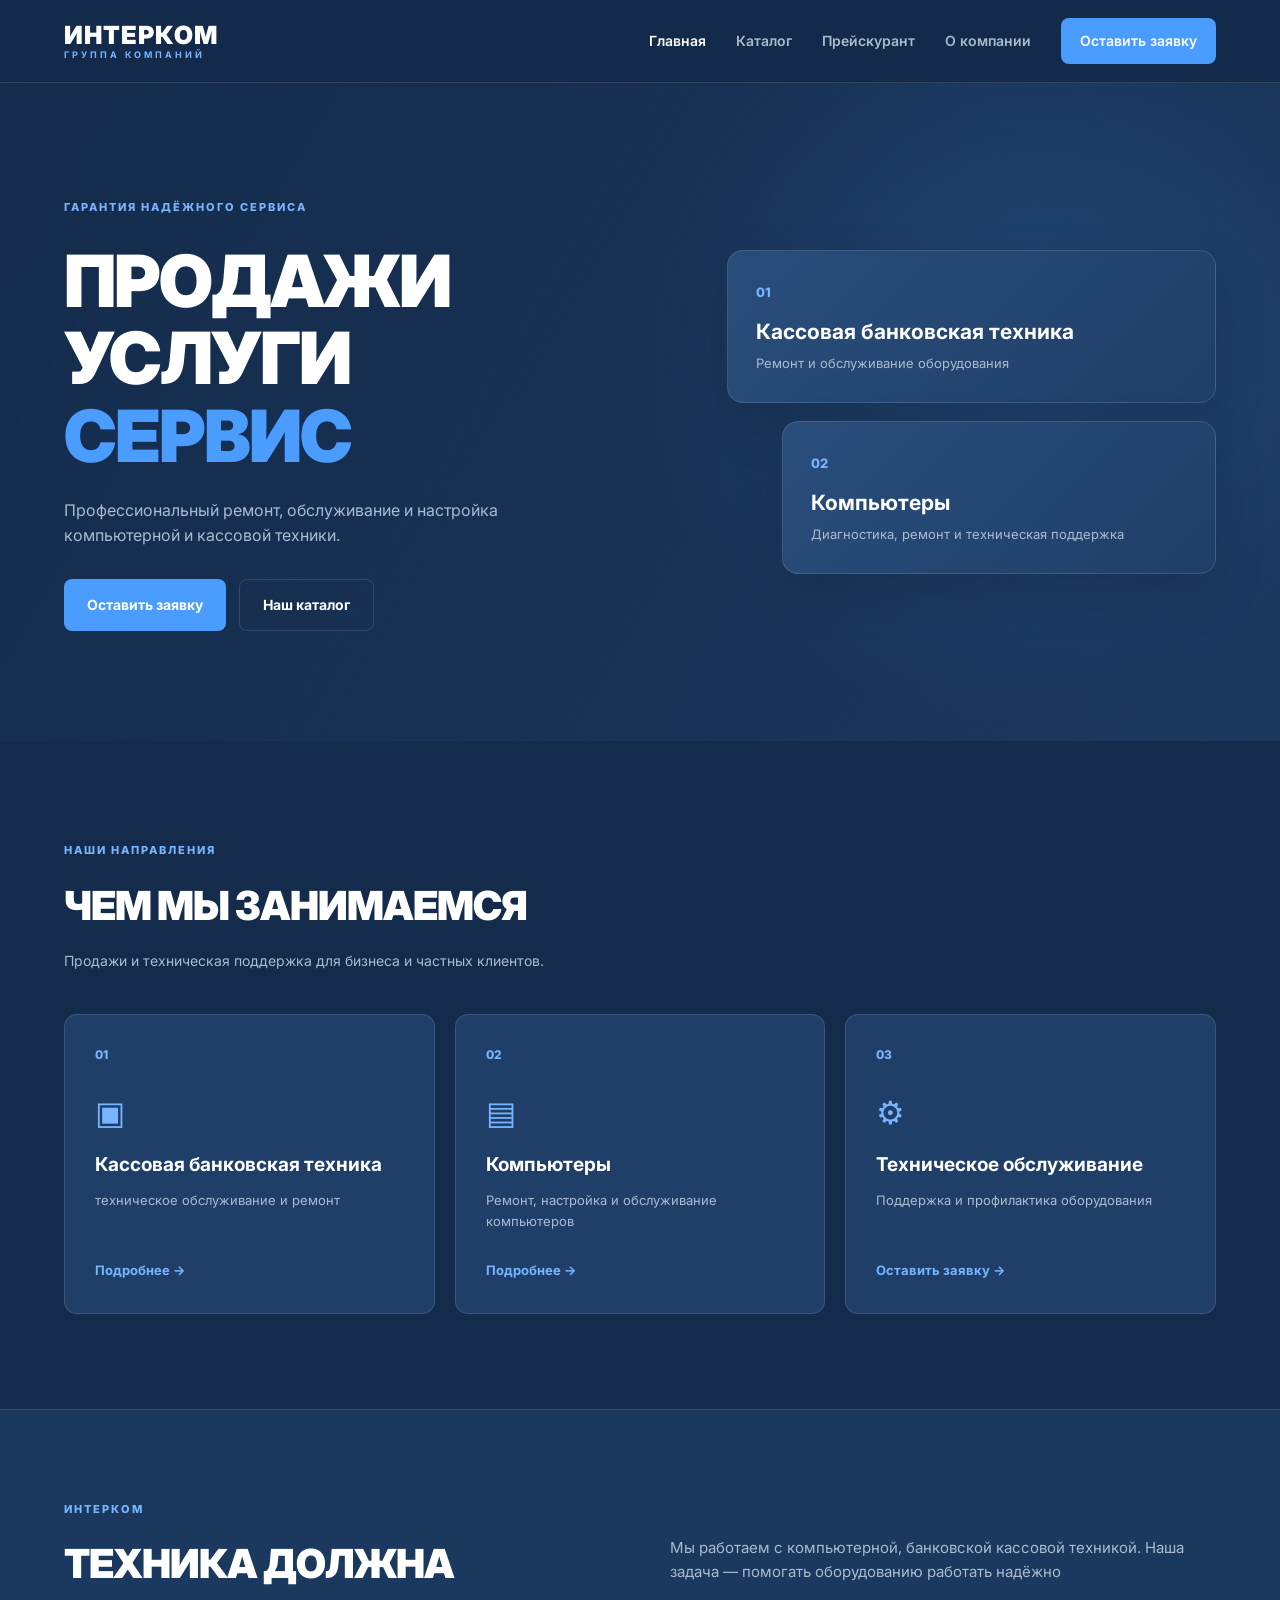
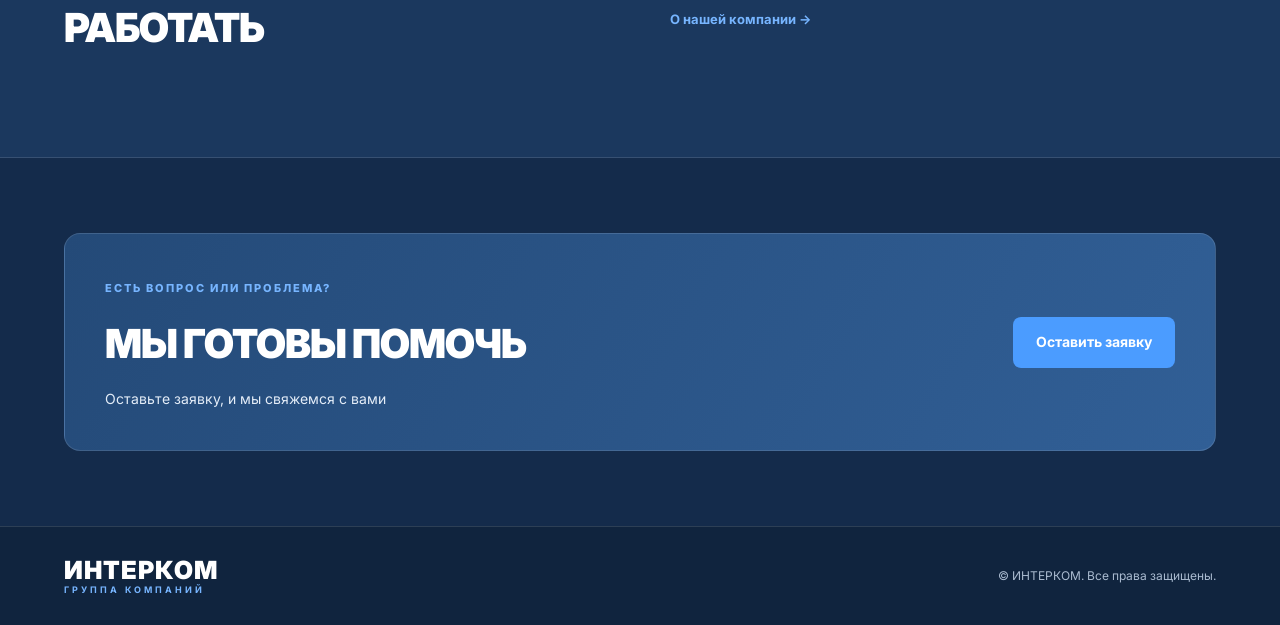
<file: index.html>
<!DOCTYPE html>
<html lang="ru">
<head>
    <meta charset="UTF-8">
    <meta name="viewport" content="width=device-width, initial-scale=1.0">
    <meta name="theme-color" content="#142b4b">
    <title>ИНТЕРКОМ — Группа компаний</title>
    <link rel="stylesheet" href="style.css">
</head>
<body>

<header class="header">
    <div class="container nav-container">
        <a href="index.html" class="logo">
            <span>ИНТЕРКОМ</span>
            <small>ГРУППА КОМПАНИЙ</small>
        </a>

        <nav class="navigation">
            <a href="index.html" class="active">Главная</a>
            <a href="catalog.html">Каталог</a>
            <a href="price.html">Прейскурант</a>
            <a href="about.html">О компании</a>
            <a href="request.html" class="nav-button">Оставить заявку</a>
        </nav>
    </div>
</header>

<main>
    <section class="hero">
        <div class="container hero-content">
            <div class="hero-text">
                <span class="eyebrow">ГАРАНТИЯ НАДЁЖНОГО СЕРВИСА</span>

                <h1>
                    ПРОДАЖИ<br>
                    УСЛУГИ<br>
                    <span>СЕРВИС<span>
                </h1>

                <p>
                    Профессиональный ремонт, обслуживание
                    и настройка компьютерной и кассовой техники.
                </p>

                <div class="hero-buttons">
                    <a href="request.html" class="button primary">
                        Оставить заявку
                    </a>

                    <a href="catalog.html" class="button secondary">
                        Наш каталог
                    </a>
                </div>
            </div>

            <div class="hero-decoration">
                <div class="decoration-card">
                    <span class="decoration-icon">01</span>
                    <h3>Кассовая банковская техника</h3>
                    <p>Ремонт и обслуживание оборудования</p>
                </div>

                <div class="decoration-card second">
                    <span class="decoration-icon">02</span>
                    <h3>Компьютеры</h3>
                    <p>Диагностика, ремонт и техническая поддержка</p>
                </div>
            </div>
        </div>
    </section>

    <section class="section">
        <div class="container">
            <div class="section-heading">
                <span class="eyebrow">НАШИ НАПРАВЛЕНИЯ</span>
                <h2>ЧЕМ МЫ ЗАНИМАЕМСЯ</h2>
                <p>Продажи и техническая поддержка для бизнеса и частных клиентов.</p>
            </div>

            <div class="service-grid">
                <article class="service-card">
                    <div class="service-number">01</div>
                    <div class="service-icon">▣</div>
                    <h3>Кассовая банковская техника</h3>
                    <p>техническое обслуживание и ремонт</p>
                    <a href="catalog.html#cash">Подробнее →</a>
                </article>

                <article class="service-card">
                    <div class="service-number">02</div>
                    <div class="service-icon">▤</div>
                    <h3>Компьютеры</h3>
                    <p>Ремонт, настройка и обслуживание компьютеров</p>
                    <a href="catalog.html#computers">Подробнее →</a>
                </article>

                <article class="service-card">
                    <div class="service-number">03</div>
                    <div class="service-icon">⚙</div>
                    <h3>Техническое обслуживание</h3>
                    <p>Поддержка и профилактика оборудования</p>
                    <a href="request.html">Оставить заявку →</a>
                </article>
            </div>
        </div>
    </section>

    <section class="about-preview">
        <div class="container about-content">
            <div>
                <span class="eyebrow">ИНТЕРКОМ</span>
                <h2>ТЕХНИКА ДОЛЖНА РАБОТАТЬ</h2>
            </div>

            <div>
                <p>
                    Мы работаем с компьютерной, банковской
                    кассовой техникой. Наша задача —
                    помогать оборудованию работать надёжно
                </p>
                <a href="about.html" class="text-link">О нашей компании →</a>
            </div>
        </div>
    </section>

    <section class="cta-section">
        <div class="container cta-content">
            <div>
                <span class="eyebrow">ЕСТЬ ВОПРОС ИЛИ ПРОБЛЕМА?</span>
                <h2>МЫ ГОТОВЫ ПОМОЧЬ</h2>
                <p>Оставьте заявку, и мы свяжемся с вами</p>
            </div>

            <a href="request.html" class="button primary">
                Оставить заявку
            </a>
        </div>
    </section>
</main>

<footer class="footer">
    <div class="container footer-content">
        <div class="logo">
            <span>ИНТЕРКОМ</span>
            <small>ГРУППА КОМПАНИЙ</small>
        </div>

        <p>© <span id="year"></span> ИНТЕРКОМ. Все права защищены.</p>
    </div>
</footer>

<script src="script.js"></script>
</body>
</html>
</file>
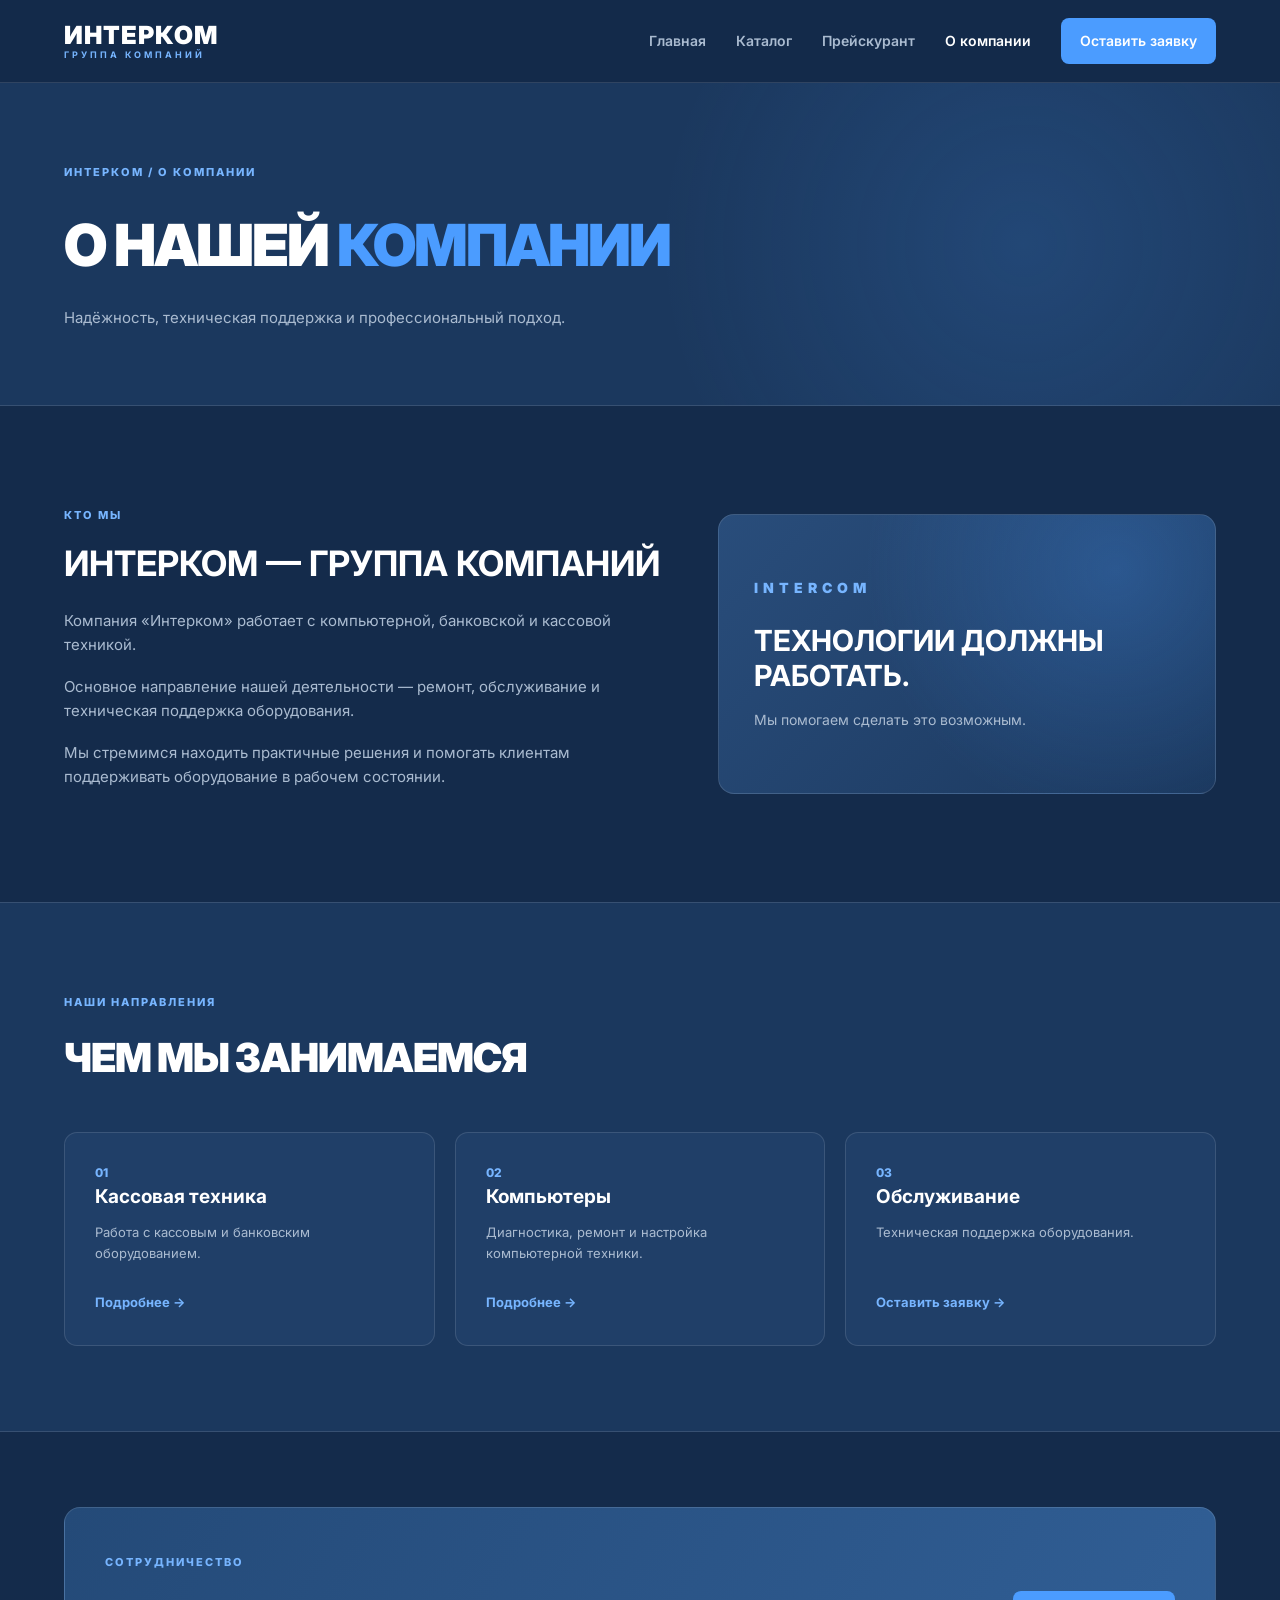
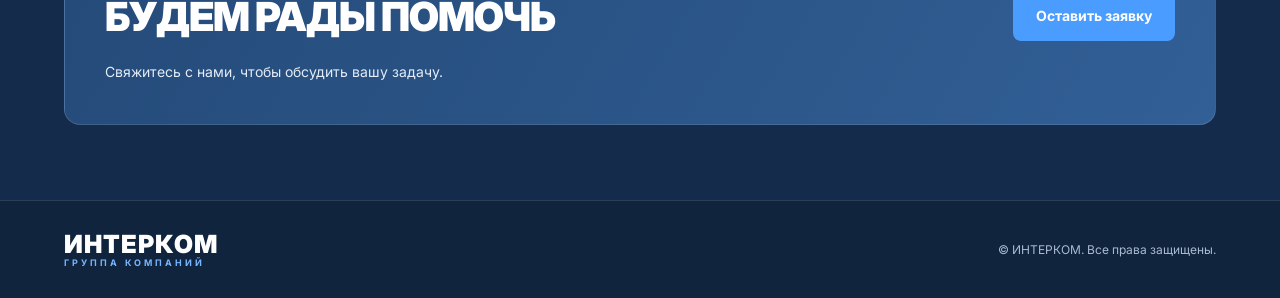
<file: about.html>
<!DOCTYPE html>
<html lang="ru">
<head>
    <meta charset="UTF-8">
    <meta name="viewport" content="width=device-width, initial-scale=1.0">
    <title>О компании — ИНТЕРКОМ</title>
    <link rel="stylesheet" href="style.css">
</head>
<body>

<header class="header">
    <div class="container nav-container">
        <a href="index.html" class="logo">
            <span>ИНТЕРКОМ</span>
            <small>ГРУППА КОМПАНИЙ</small>
        </a>

        <nav class="navigation">
            <a href="index.html">Главная</a>
            <a href="catalog.html">Каталог</a>
            <a href="price.html">Прейскурант</a>
            <a href="about.html" class="active">О компании</a>
            <a href="request.html" class="nav-button">Оставить заявку</a>
        </nav>
    </div>
</header>

<main>
    <section class="page-hero">
        <div class="container">
            <span class="eyebrow">ИНТЕРКОМ / О КОМПАНИИ</span>
            <h1>О НАШЕЙ <span>КОМПАНИИ</span></h1>
            <p>Надёжность, техническая поддержка и профессиональный подход.</p>
        </div>
    </section>

    <section class="section">
        <div class="container about-page-grid">

            <div class="about-main">
                <span class="eyebrow">КТО МЫ</span>
                <h2>ИНТЕРКОМ — ГРУППА КОМПАНИЙ</h2>

                <p>
                    Компания «Интерком» работает с компьютерной,
                    банковской и кассовой техникой.
                </p>

                <p>
                    Основное направление нашей деятельности —
                    ремонт, обслуживание и техническая поддержка
                    оборудования.
                </p>

                <p>
                    Мы стремимся находить практичные решения
                    и помогать клиентам поддерживать оборудование
                    в рабочем состоянии.
                </p>
            </div>

            <div class="about-highlight">
                <span class="about-highlight-number">INTERCOM</span>
                <h3>ТЕХНОЛОГИИ ДОЛЖНЫ РАБОТАТЬ.</h3>
                <p>Мы помогаем сделать это возможным.</p>
            </div>

        </div>
    </section>

    <section class="about-preview">
        <div class="container">
            <div class="section-heading">
                <span class="eyebrow">НАШИ НАПРАВЛЕНИЯ</span>
                <h2>ЧЕМ МЫ ЗАНИМАЕМСЯ</h2>
            </div>

            <div class="service-grid">
                <article class="service-card">
                    <div class="service-number">01</div>
                    <h3>Кассовая техника</h3>
                    <p>Работа с кассовым и банковским оборудованием.</p>
                    <a href="catalog.html#cash">Подробнее →</a>
                </article>

                <article class="service-card">
                    <div class="service-number">02</div>
                    <h3>Компьютеры</h3>
                    <p>Диагностика, ремонт и настройка компьютерной техники.</p>
                    <a href="catalog.html#computers">Подробнее →</a>
                </article>

                <article class="service-card">
                    <div class="service-number">03</div>
                    <h3>Обслуживание</h3>
                    <p>Техническая поддержка оборудования.</p>
                    <a href="request.html">Оставить заявку →</a>
                </article>
            </div>
        </div>
    </section>

    <section class="cta-section">
        <div class="container cta-content">
            <div>
                <span class="eyebrow">СОТРУДНИЧЕСТВО</span>
                <h2>БУДЕМ РАДЫ ПОМОЧЬ</h2>
                <p>Свяжитесь с нами, чтобы обсудить вашу задачу.</p>
            </div>

            <a href="request.html" class="button primary">Оставить заявку</a>
        </div>
    </section>
</main>

<footer class="footer">
    <div class="container footer-content">
        <div class="logo">
            <span>ИНТЕРКОМ</span>
            <small>ГРУППА КОМПАНИЙ</small>
        </div>
        <p>© <span id="year"></span> ИНТЕРКОМ. Все права защищены.</p>
    </div>
</footer>

<script src="script.js"></script>
</body>
</html>
</file>
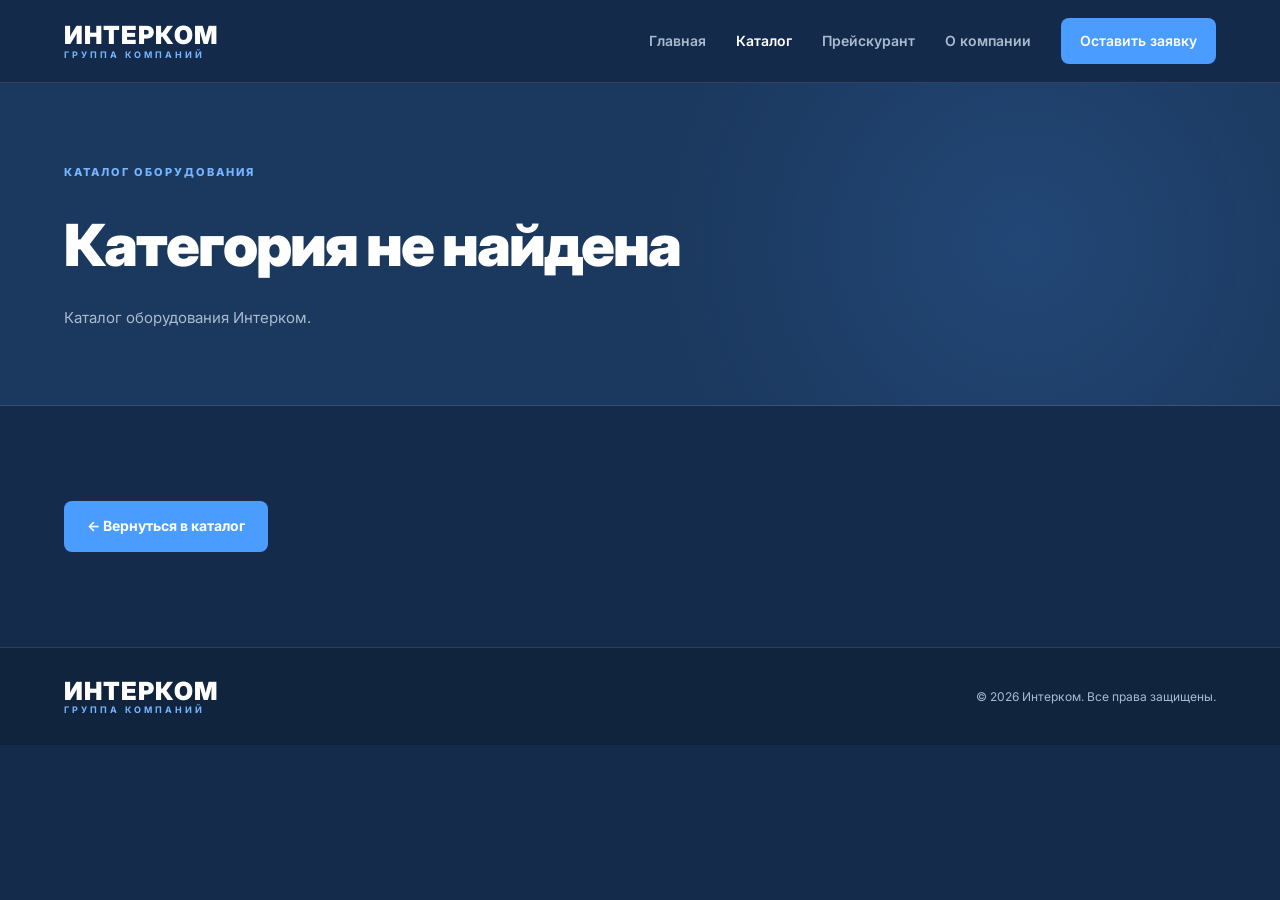
<file: category.html>
<!DOCTYPE html>
<html lang="ru">
<head>
    <meta charset="UTF-8">
    <meta name="viewport" content="width=device-width, initial-scale=1.0">

    <title>Категория — Интерком</title>

    <link rel="stylesheet" href="style.css">
</head>
<body>

    <header class="header">
        <div class="container nav-container">

            <a href="index.html" class="logo">
                <span>ИНТЕРКОМ</span>
                <small>ГРУППА КОМПАНИЙ</small>
            </a>

            <nav class="navigation">
                <a href="index.html">Главная</a>
                <a href="catalog.html" class="active">Каталог</a>
                <a href="price.html">Прейскурант</a>
                <a href="about.html">О компании</a>
                <a href="request.html" class="nav-button">Оставить заявку</a>
            </nav>

        </div>
    </header>

    <section class="page-hero">
        <div class="container">

            <span class="eyebrow">КАТАЛОГ ОБОРУДОВАНИЯ</span>

            <h1 id="category-title">КАТЕГОРИЯ</h1>

            <p>
                Каталог оборудования Интерком.
            </p>

        </div>
    </section>

    <section class="section">
        <div class="container">

            <!-- Здесь позже появятся товары -->

            <a href="catalog.html" class="button primary">
                ← Вернуться в каталог
            </a>

        </div>
    </section>

    <footer class="footer">
        <div class="container footer-content">

            <a href="index.html" class="logo">
                <span>ИНТЕРКОМ</span>
                <small>ГРУППА КОМПАНИЙ</small>
            </a>

            <p>© 2026 Интерком. Все права защищены.</p>

        </div>
    </footer>

    <script>
        const categories = {
            detectors: "Детекторы валют",
            counters: "Счётчики банкнот",
            sorters: "Сортировщики банкнот",
            coins: "Счётчики монет",
            "coin-sorters": "Сортировщики монет",
            "coin-packers": "Упаковщики монет",
            "banknote-packers": "Упаковщики банкнот",
            thermocases: "Термокассы",
            kkt: "Контрольно-кассовая техника",
            pc: "Персональные компьютеры",
            components: "Комплектующие для ПК",
            peripherals: "Периферийные устройства"
        };

        const type = new URLSearchParams(window.location.search).get("type");
        const title = categories[type] || "Категория не найдена";

        document.getElementById("category-title").textContent = title;
        document.title = title + " — Интерком";
    </script>

    <script src="script.js"></script>

</body>
</html>
</file>
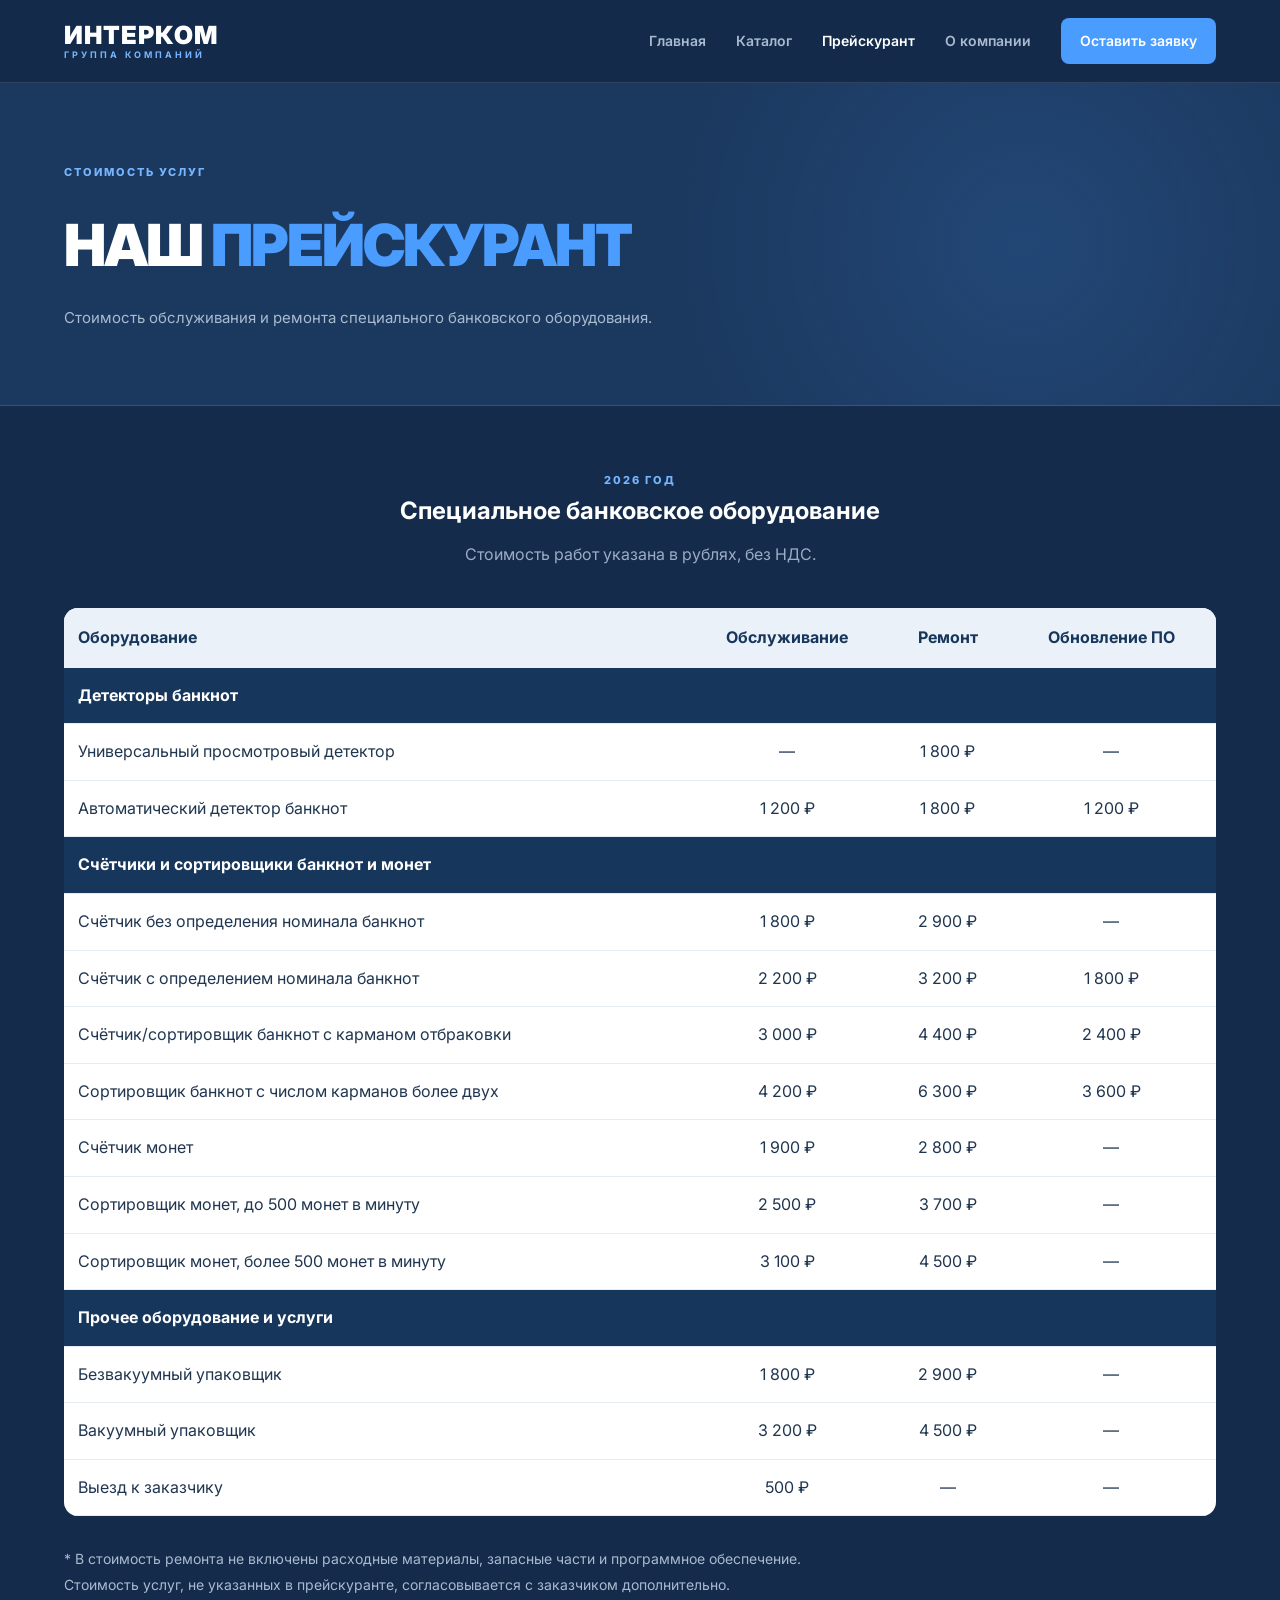
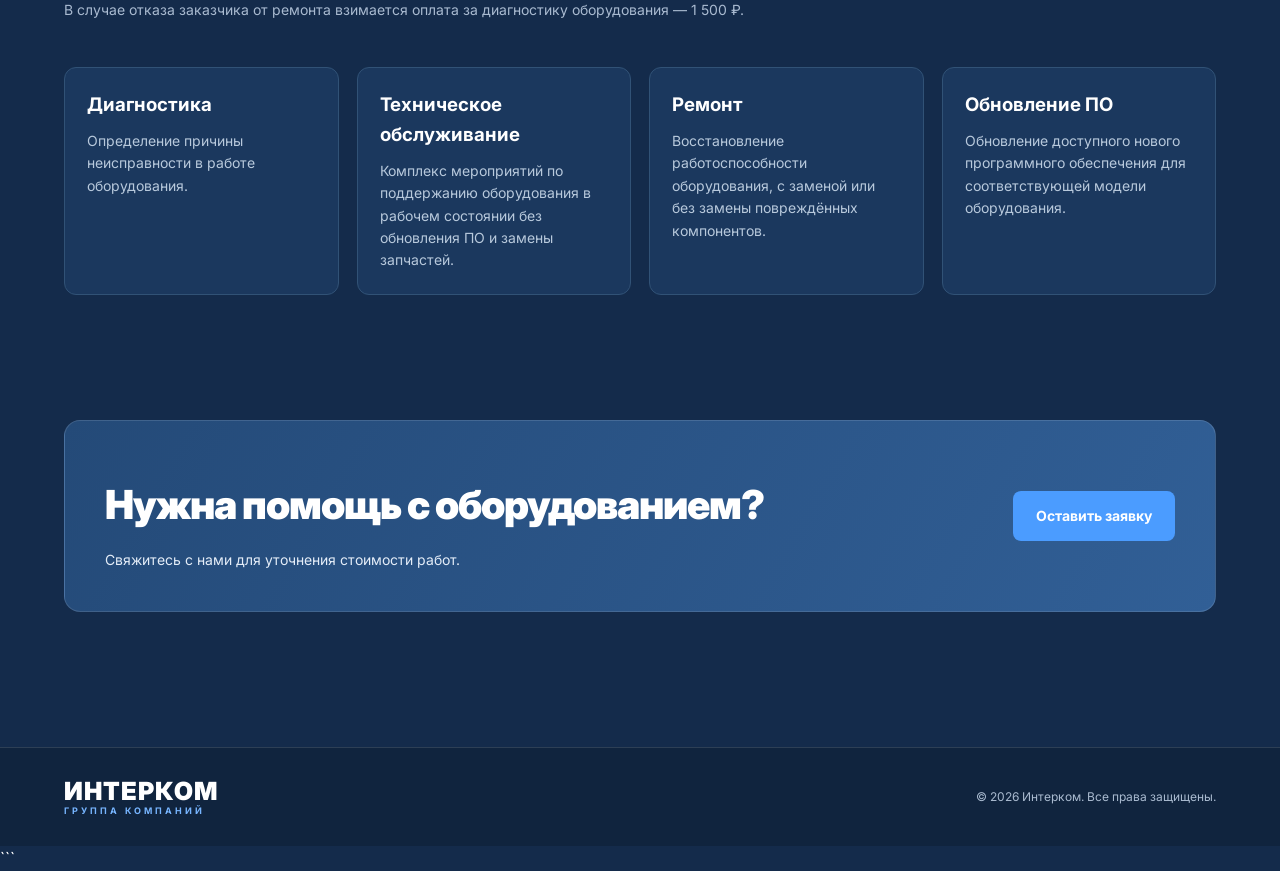
<file: price.html>
<!DOCTYPE html>
<html lang="ru">
<head>
    <meta charset="UTF-8">
    <meta name="viewport" content="width=device-width, initial-scale=1.0">
    <title>Прейскурант — Интерком</title>
    <link rel="stylesheet" href="style.css">

    <style>
        .price-section {
            padding: 60px 0;
        }

        .price-intro {
            text-align: center;
            margin-bottom: 40px;
        }

        .price-intro p {
            color: #9aadc3;
            margin-top: 12px;
        }

        .price-table-wrap {
            overflow-x: auto;
            background: #fff;
            border-radius: 14px;
            margin-bottom: 30px;
        }

        .price-table {
            width: 100%;
            border-collapse: collapse;
            min-width: 650px;
            color: #203650;
        }

        .price-table th {
            background: #eaf1f8;
            color: #17365c;
            padding: 17px 14px;
            text-align: left;
        }

        .price-table td {
            padding: 15px 14px;
            border-bottom: 1px solid #e5ebf2;
        }

        .price-table .category-row td {
            background: #17365c;
            color: white;
            font-weight: 700;
        }

        .price-table td:not(:first-child),
        .price-table th:not(:first-child) {
            text-align: center;
        }

        .price-notes {
            color: #a9bad0;
            line-height: 1.8;
            font-size: 14px;
            margin-top: 25px;
        }

        .price-definitions {
            display: grid;
            grid-template-columns: repeat(auto-fit, minmax(220px, 1fr));
            gap: 18px;
            margin-top: 45px;
        }

        .price-definition {
            background: #1b385e;
            border: 1px solid #315276;
            border-radius: 12px;
            padding: 22px;
        }

        .price-definition h3 {
            color: #fff;
            margin-bottom: 10px;
        }

        .price-definition p {
            color: #b8c9dc;
            line-height: 1.6;
            font-size: 14px;
        }
    </style>
</head>

<body>

<header class="header">
    <div class="container nav-container">
        <a href="index.html" class="logo">
            <span>ИНТЕРКОМ</span>
            <small>ГРУППА КОМПАНИЙ</small>
        </a>

        <nav class="navigation">
            <a href="index.html">Главная</a>
            <a href="catalog.html">Каталог</a>
            <a href="price.html" class="active">Прейскурант</a>
            <a href="about.html">О компании</a>
            <a href="request.html" class="nav-button">Оставить заявку</a>
        </nav>
    </div>
</header>

<section class="page-hero">
    <div class="container">
        <span class="eyebrow">СТОИМОСТЬ УСЛУГ</span>
        <h1>НАШ <span>ПРЕЙСКУРАНТ</span></h1>
        <p>Стоимость обслуживания и ремонта специального банковского оборудования.</p>
    </div>
</section>

<section class="price-section">
    <div class="container">

        <div class="price-intro">
            <span class="eyebrow">2026 ГОД</span>
            <h2>Специальное банковское оборудование</h2>
            <p>Стоимость работ указана в рублях, без НДС.</p>
        </div>

        <div class="price-table-wrap">
            <table class="price-table">
                <thead>
                    <tr>
                        <th>Оборудование</th>
                        <th>Обслуживание</th>
                        <th>Ремонт</th>
                        <th>Обновление ПО</th>
                    </tr>
                </thead>

                <tbody>
                    <tr class="category-row">
                        <td colspan="4">Детекторы банкнот</td>
                    </tr>
                    <tr>
                        <td>Универсальный просмотровый детектор</td>
                        <td>—</td>
                        <td>1 800 ₽</td>
                        <td>—</td>
                    </tr>
                    <tr>
                        <td>Автоматический детектор банкнот</td>
                        <td>1 200 ₽</td>
                        <td>1 800 ₽</td>
                        <td>1 200 ₽</td>
                    </tr>

                    <tr class="category-row">
                        <td colspan="4">Счётчики и сортировщики банкнот и монет</td>
                    </tr>
                    <tr>
                        <td>Счётчик без определения номинала банкнот</td>
                        <td>1 800 ₽</td>
                        <td>2 900 ₽</td>
                        <td>—</td>
                    </tr>
                    <tr>
                        <td>Счётчик с определением номинала банкнот</td>
                        <td>2 200 ₽</td>
                        <td>3 200 ₽</td>
                        <td>1 800 ₽</td>
                    </tr>
                    <tr>
                        <td>Счётчик/сортировщик банкнот с карманом отбраковки</td>
                        <td>3 000 ₽</td>
                        <td>4 400 ₽</td>
                        <td>2 400 ₽</td>
                    </tr>
                    <tr>
                        <td>Сортировщик банкнот с числом карманов более двух</td>
                        <td>4 200 ₽</td>
                        <td>6 300 ₽</td>
                        <td>3 600 ₽</td>
                    </tr>
                    <tr>
                        <td>Счётчик монет</td>
                        <td>1 900 ₽</td>
                        <td>2 800 ₽</td>
                        <td>—</td>
                    </tr>
                    <tr>
                        <td>Сортировщик монет, до 500 монет в минуту</td>
                        <td>2 500 ₽</td>
                        <td>3 700 ₽</td>
                        <td>—</td>
                    </tr>
                    <tr>
                        <td>Сортировщик монет, более 500 монет в минуту</td>
                        <td>3 100 ₽</td>
                        <td>4 500 ₽</td>
                        <td>—</td>
                    </tr>

                    <tr class="category-row">
                        <td colspan="4">Прочее оборудование и услуги</td>
                    </tr>
                    <tr>
                        <td>Безвакуумный упаковщик</td>
                        <td>1 800 ₽</td>
                        <td>2 900 ₽</td>
                        <td>—</td>
                    </tr>
                    <tr>
                        <td>Вакуумный упаковщик</td>
                        <td>3 200 ₽</td>
                        <td>4 500 ₽</td>
                        <td>—</td>
                    </tr>
                    <tr>
                        <td>Выезд к заказчику</td>
                        <td>500 ₽</td>
                        <td>—</td>
                        <td>—</td>
                    </tr>
                </tbody>
            </table>
        </div>

        <div class="price-notes">
            <p>* В стоимость ремонта не включены расходные материалы,
            запасные части и программное обеспечение.</p>

            <p>Стоимость услуг, не указанных в прейскуранте,
            согласовывается с заказчиком дополнительно.</p>

            <p>В случае отказа заказчика от ремонта взимается
            оплата за диагностику оборудования — 1 500 ₽.</p>
        </div>

        <div class="price-definitions">
            <div class="price-definition">
                <h3>Диагностика</h3>
                <p>Определение причины неисправности в работе оборудования.</p>
            </div>

            <div class="price-definition">
                <h3>Техническое обслуживание</h3>
                <p>Комплекс мероприятий по поддержанию оборудования
                в рабочем состоянии без обновления ПО и замены запчастей.</p>
            </div>

            <div class="price-definition">
                <h3>Ремонт</h3>
                <p>Восстановление работоспособности оборудования,
                с заменой или без замены повреждённых компонентов.</p>
            </div>

            <div class="price-definition">
                <h3>Обновление ПО</h3>
                <p>Обновление доступного нового программного обеспечения
                для соответствующей модели оборудования.</p>
            </div>
        </div>

        <div class="cta-section" style="margin-top: 50px;">
            <div class="cta-content">
                <div>
                    <h2>Нужна помощь с оборудованием?</h2>
                    <p>Свяжитесь с нами для уточнения стоимости работ.</p>
                </div>

                <a href="request.html" class="button primary">
                    Оставить заявку
                </a>
            </div>
        </div>

    </div>
</section>

<footer class="footer">
    <div class="container footer-content">
        <a href="index.html" class="logo">
            <span>ИНТЕРКОМ</span>
            <small>ГРУППА КОМПАНИЙ</small>
        </a>

        <p>© 2026 Интерком. Все права защищены.</p>
    </div>
</footer>

<script src="script.js"></script>

</body>
</html>
```
</file>
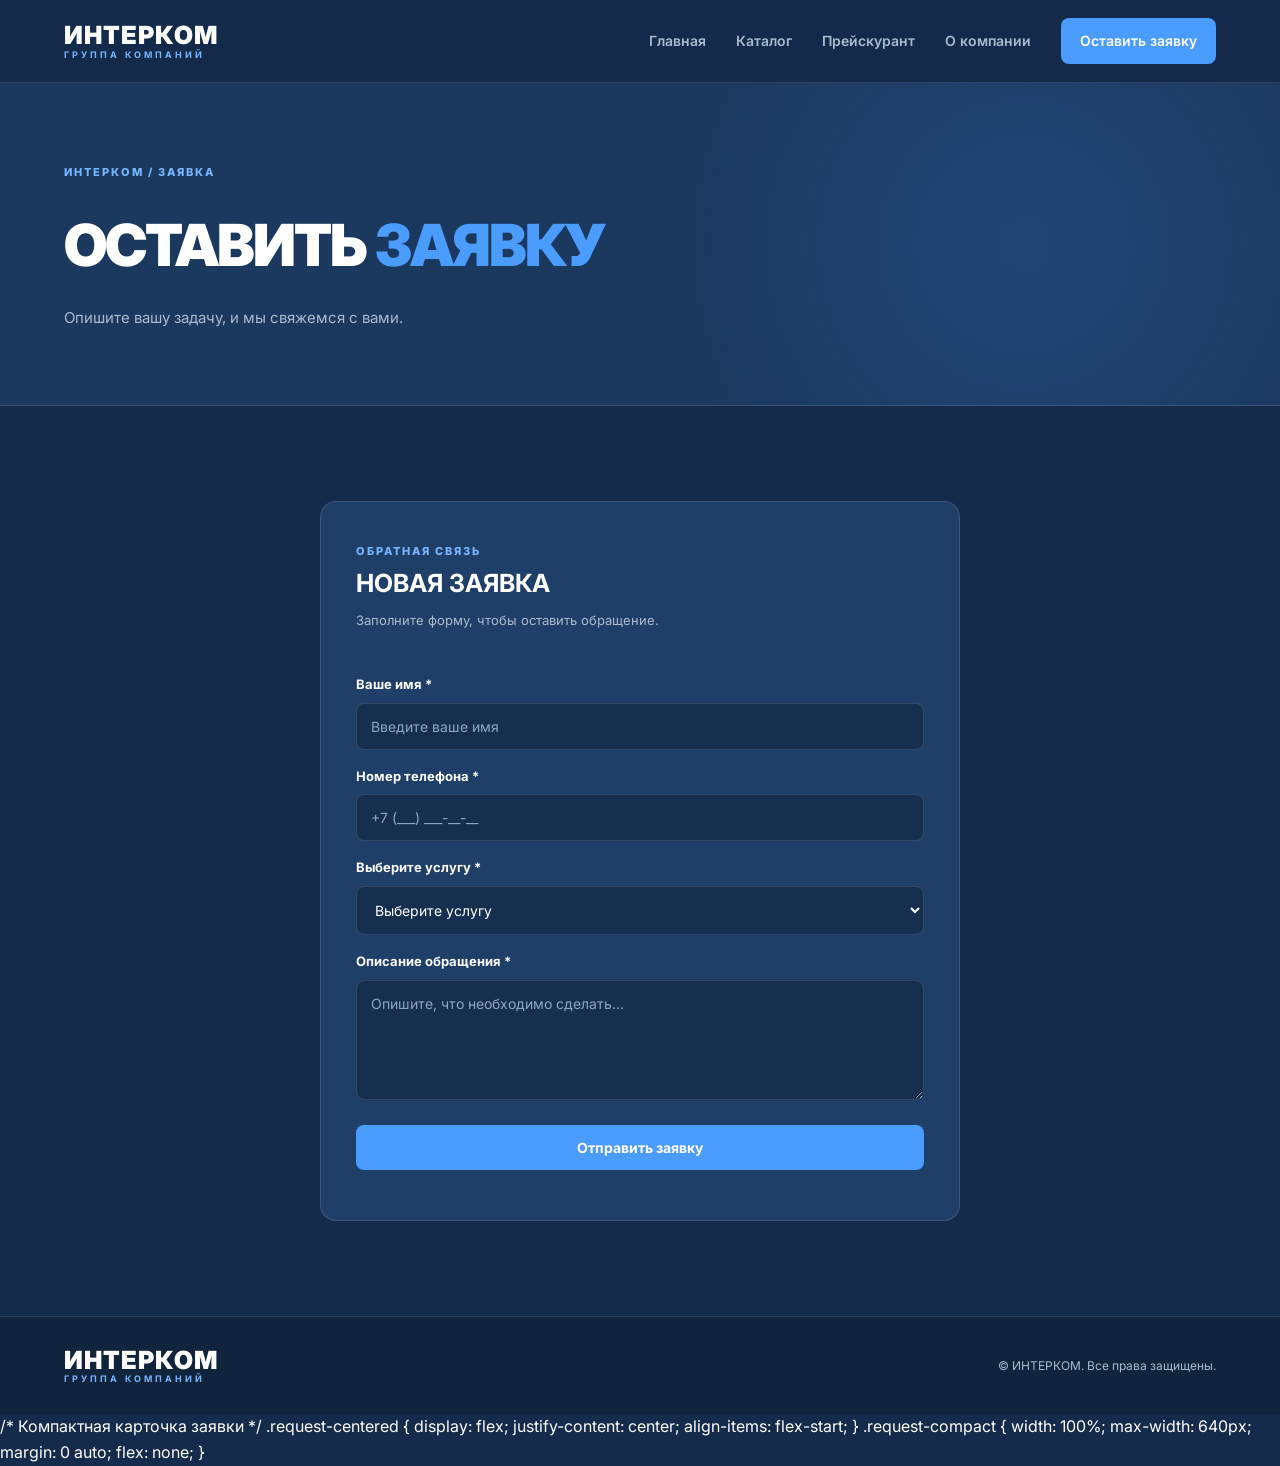
<file: request.html>
<!DOCTYPE html>
<html lang="ru">
<head>
    <meta charset="UTF-8">
    <meta name="viewport" content="width=device-width, initial-scale=1.0">
    <title>Оставить заявку — ИНТЕРКОМ</title>
    <link rel="stylesheet" href="style.css">
</head>
<body>

<header class="header">
    <div class="container nav-container">
        <a href="index.html" class="logo">
            <span>ИНТЕРКОМ</span>
            <small>ГРУППА КОМПАНИЙ</small>
        </a>

        <nav class="navigation">
            <a href="index.html">Главная</a>
            <a href="catalog.html">Каталог</a>
            <a href="price.html">Прейскурант</a>
            <a href="about.html">О компании</a>
            <a href="request.html" class="nav-button active">Оставить заявку</a>
        </nav>
    </div>
</header>

<main>
    <section class="page-hero">
        <div class="container">
            <span class="eyebrow">ИНТЕРКОМ / ЗАЯВКА</span>
            <h1>ОСТАВИТЬ <span>ЗАЯВКУ</span></h1>
            <p>Опишите вашу задачу, и мы свяжемся с вами.</p>
        </div>
    </section>

    <section class="section request-centered">
        <div class="request-form-card request-compact">
            <span class="eyebrow">ОБРАТНАЯ СВЯЗЬ</span>
            <h2>НОВАЯ ЗАЯВКА</h2>
            <p class="form-description">
                Заполните форму, чтобы оставить обращение.
            </p>

            <form id="request-form">
                <label for="name">Ваше имя *</label>
                <input
                    type="text"
                    id="name"
                    name="name"
                    placeholder="Введите ваше имя"
                    required
                >

                <label for="phone">Номер телефона *</label>
                <input
                    type="tel"
                    id="phone"
                    name="phone"
                    placeholder="+7 (___) ___-__-__"
                    required
                >

                <label for="service">Выберите услугу *</label>
                <select id="service" name="service" required>
                    <option value="">Выберите услугу</option>
                    <option value="Ремонт">Ремонт</option>
                    <option value="Обслуживание">Обслуживание</option>
                    <option value="Настройка">Настройка</option>
                    <option value="Другое">Другое</option>
                </select>

                <label for="message">Описание обращения *</label>
                <textarea
                    id="message"
                    name="message"
                    rows="4"
                    placeholder="Опишите, что необходимо сделать..."
                    required
                ></textarea>

                <button type="submit" class="button primary form-submit">
                    Отправить заявку
                </button>

                <div id="form-status" class="form-status" aria-live="polite"></div>
            </form>
        </div>
    </section>
</main>

<footer class="footer">
    <div class="container footer-content">
        <div class="logo">
            <span>ИНТЕРКОМ</span>
            <small>ГРУППА КОМПАНИЙ</small>
        </div>
        <p>© <span id="year"></span> ИНТЕРКОМ. Все права защищены.</p>
    </div>
</footer>

<script src="script.js"></script>
</body>
</html>
/* Компактная карточка заявки */
.request-centered {
    display: flex;
    justify-content: center;
    align-items: flex-start;
}

.request-compact {
    width: 100%;
    max-width: 640px;
    margin: 0 auto;
    flex: none;
}
</file>
<file: style.css>
@import url('https://fonts.googleapis.com/css2?family=Inter:wght@400;500;600;700;800;900&display=swap');

:root {
    --bg: #142b4b;
    --bg-light: #1b385e;
    --card: #203f68;
    --card-hover: #294d7b;
    --blue: #4b9cff;
    --blue-light: #77b5ff;
    --white: #ffffff;
    --text: #e4edf8;
    --muted: #aabbd0;
    --border: rgba(255,255,255,0.12);
}

* {
    margin: 0;
    padding: 0;
    box-sizing: border-box;
}

html {
    scroll-behavior: smooth;
}

body {
    font-family: 'Inter', Arial, sans-serif;
    background: var(--bg);
    color: var(--white);
    line-height: 1.6;
}

a {
    color: inherit;
    text-decoration: none;
}

.container {
    width: min(1160px, 90%);
    margin: 0 auto;
}

/* =====================================
   HEADER
===================================== */

.header {
    position: sticky;
    top: 0;
    z-index: 100;
    background: rgba(20,43,75,0.94);
    backdrop-filter: blur(14px);
    border-bottom: 1px solid var(--border);
}

.nav-container {
    min-height: 82px;
    display: flex;
    justify-content: space-between;
    align-items: center;
    gap: 25px;
}

.logo {
    display: flex;
    flex-direction: column;
    line-height: 1.1;
    flex-shrink: 0;
}

.logo span {
    font-size: 25px;
    font-weight: 900;
    letter-spacing: 1px;
}

.logo small {
    font-size: 9px;
    color: var(--blue-light);
    font-weight: 700;
    letter-spacing: 3px;
}

.navigation {
    display: flex;
    align-items: center;
    gap: 30px;
}

.navigation a {
    color: var(--muted);
    font-size: 14px;
    font-weight: 600;
    transition: 0.25s;
}

.navigation a:hover,
.navigation a.active {
    color: var(--white);
}

.navigation .nav-button {
    padding: 12px 19px;
    background: var(--blue);
    color: white;
    border-radius: 8px;
}

.navigation .nav-button:hover {
    background: var(--blue-light);
    color: #102744;
}

/* =====================================
   BUTTONS
===================================== */

.button {
    display: inline-flex;
    justify-content: center;
    align-items: center;
    padding: 14px 23px;
    border-radius: 8px;
    font-size: 14px;
    font-weight: 700;
    transition: 0.25s;
}

.primary {
    background: var(--blue);
    color: white;
}

.primary:hover {
    background: var(--blue-light);
    color: #102744;
    transform: translateY(-3px);
}

.secondary {
    border: 1px solid var(--border);
    color: white;
}

.secondary:hover {
    background: var(--card);
}

/* =====================================
   HERO
===================================== */

.hero {
    padding: 110px 0;
    background:
        radial-gradient(circle at 80% 40%, rgba(75,156,255,0.16), transparent 35%),
        linear-gradient(120deg, #142b4b, #1b385e);
    overflow: hidden;
}

.hero-content {
    display: grid;
    grid-template-columns: 1.1fr 0.9fr;
    align-items: center;
    gap: 65px;
}

.eyebrow {
    color: var(--blue-light);
    font-size: 11px;
    font-weight: 800;
    letter-spacing: 2px;
}

.hero h1 {
    font-size: clamp(42px, 6vw, 72px);
    line-height: 1.08;
    font-weight: 900;
    margin: 23px 0;
    letter-spacing: -2px;
}

.hero h1 span {
    color: var(--blue);
}

.hero-text > p {
    color: var(--muted);
    max-width: 490px;
    font-size: 16px;
    margin-bottom: 30px;
}

.hero-buttons {
    display: flex;
    flex-wrap: wrap;
    gap: 13px;
}

.hero-decoration {
    display: flex;
    flex-direction: column;
    gap: 18px;
}

.decoration-card {
    padding: 28px;
    background: linear-gradient(135deg, #294d7b, #203f68);
    border: 1px solid var(--border);
    border-radius: 16px;
    box-shadow: 0 20px 50px rgba(0,0,0,0.15);
}

.decoration-card.second {
    margin-left: 55px;
}

.decoration-icon {
    color: var(--blue-light);
    font-size: 13px;
    font-weight: 800;
}

.decoration-card h3 {
    font-size: 21px;
    margin: 10px 0 5px;
}

.decoration-card p {
    color: var(--muted);
    font-size: 13px;
}

/* =====================================
   SECTIONS
===================================== */

.section {
    padding: 95px 0;
}

.section-heading {
    margin-bottom: 42px;
}

.section-heading h2,
.about-content h2,
.cta-content h2 {
    font-size: clamp(28px, 4vw, 40px);
    font-weight: 900;
    margin: 12px 0;
    letter-spacing: -1px;
}

.section-heading > p {
    color: var(--muted);
    font-size: 14px;
}

.service-grid {
    display: grid;
    grid-template-columns: repeat(3, 1fr);
    gap: 20px;
}

.service-card {
    position: relative;
    padding: 30px;
    background: var(--card);
    border: 1px solid var(--border);
    border-radius: 13px;
    transition: 0.3s;
}

.service-card:hover {
    transform: translateY(-7px);
    background: var(--card-hover);
    border-color: rgba(75,156,255,0.5);
}

.service-number {
    color: var(--blue-light);
    font-size: 12px;
    font-weight: 800;
}

.service-icon {
    font-size: 32px;
    color: var(--blue-light);
    margin: 22px 0 12px;
}

.service-card h3 {
    font-size: 19px;
    margin-bottom: 10px;
}

.service-card p {
    color: var(--muted);
    font-size: 13px;
    min-height: 45px;
    margin-bottom: 22px;
}

.service-card a,
.text-link {
    color: var(--blue-light);
    font-size: 13px;
    font-weight: 700;
}

.service-card a:hover,
.text-link:hover {
    color: white;
}

/* =====================================
   ABOUT PREVIEW
===================================== */

.about-preview {
    padding: 85px 0;
    background: var(--bg-light);
    border-top: 1px solid var(--border);
    border-bottom: 1px solid var(--border);
}

.about-content {
    display: grid;
    grid-template-columns: 1fr 1fr;
    gap: 60px;
    align-items: center;
}

.about-content p {
    color: var(--muted);
    font-size: 15px;
    margin-bottom: 22px;
}

/* =====================================
   CTA
===================================== */

.cta-section {
    padding: 75px 0;
}

.cta-content {
    display: flex;
    align-items: center;
    justify-content: space-between;
    gap: 30px;
    padding: 40px;
    border-radius: 16px;
    background: linear-gradient(120deg, #244a78, #315f96);
    border: 1px solid var(--border);
}

.cta-content p {
    color: var(--text);
    font-size: 14px;
}

/* =====================================
   FOOTER
===================================== */

.footer {
    border-top: 1px solid var(--border);
    padding: 30px 0;
    background: #10243e;
}

.footer-content {
    display: flex;
    justify-content: space-between;
    align-items: center;
    gap: 20px;
}

.footer-content > p {
    color: var(--muted);
    font-size: 12px;
}

/* =====================================
   REQUEST PAGE
===================================== */

.request-layout {
    display: grid;
    grid-template-columns: 0.9fr 1.1fr;
    gap: 65px;
    align-items: start;
}

.request-info h2 {
    font-size: 34px;
    line-height: 1.2;
    margin: 15px 0 20px;
}

.request-info > p {
    color: var(--muted);
    font-size: 15px;
    margin-bottom: 35px;
}

.request-benefit {
    display: flex;
    gap: 18px;
    align-items: flex-start;
    margin-bottom: 25px;
}

.request-benefit > span {
    color: var(--blue-light);
    font-size: 14px;
    font-weight: 900;
    padding: 12px;
    background: var(--card);
    border-radius: 8px;
}

.request-benefit h3 {
    font-size: 16px;
    margin-bottom: 5px;
}

.request-benefit p {
    color: var(--muted);
    font-size: 13px;
}

.request-form-card {
    background: var(--card);
    border: 1px solid var(--border);
    border-radius: 16px;
    padding: 35px;
}

.request-form-card h2 {
    font-size: 25px;
    margin-bottom: 7px;
}

.form-description {
    color: var(--muted);
    font-size: 13px;
    margin-bottom: 27px;
}

#request-form {
    display: flex;
    flex-direction: column;
}

#request-form label {
    font-size: 13px;
    font-weight: 700;
    margin: 16px 0 8px;
}

#request-form input,
#request-form select,
#request-form textarea {
    width: 100%;
    padding: 14px;
    color: white;
    background: #172f4f;
    border: 1px solid var(--border);
    border-radius: 8px;
    outline: none;
    font-family: inherit;
    font-size: 14px;
    transition: 0.2s;
}

#request-form input:focus,
#request-form select:focus,
#request-form textarea:focus {
    border-color: var(--blue);
    box-shadow: 0 0 0 3px rgba(75,156,255,0.12);
}

#request-form input::placeholder,
#request-form textarea::placeholder {
    color: #8fa5bf;
}

#request-form select option {
    background: #172f4f;
    color: white;
}

#request-form textarea {
    resize: vertical;
    min-height: 120px;
}

.form-submit {
    width: 100%;
    border: none;
    cursor: pointer;
    font-family: inherit;
    margin-top: 25px;
}

.form-status {
    margin-top: 15px;
    font-size: 13px;
    color: var(--blue-light);
}

/* =====================================
   ABOUT PAGE
===================================== */

.about-page-grid {
    display: grid;
    grid-template-columns: 1.1fr 0.9fr;
    gap: 45px;
    align-items: center;
}

.about-main h2 {
    font-size: 35px;
    line-height: 1.2;
    margin: 15px 0 25px;
}

.about-main p {
    color: var(--muted);
    font-size: 15px;
    margin-bottom: 18px;
}

.about-highlight {
    padding: 45px 35px;
    min-height: 280px;
    display: flex;
    flex-direction: column;
    justify-content: center;
    border: 1px solid var(--border);
    border-radius: 16px;
    background:
        radial-gradient(circle at 80% 20%, rgba(75,156,255,0.25), transparent 55%),
        linear-gradient(135deg, #294d7b, #1b385e);
}

.about-highlight-number {
    font-size: 14px;
    color: var(--blue-light);
    font-weight: 900;
    letter-spacing: 5px;
    margin-bottom: 25px;
}

.about-highlight h3 {
    font-size: 29px;
    line-height: 1.2;
    margin-bottom: 15px;
}

.about-highlight p {
    color: var(--muted);
    font-size: 14px;
}

/* =====================================
   CATALOG PAGE
===================================== */

.page-hero {
    padding: 75px 0;
    background:
        radial-gradient(circle at 80% 50%, rgba(75,156,255,0.15), transparent 35%),
        var(--bg-light);
    border-bottom: 1px solid var(--border);
}

.page-hero h1 {
    font-size: clamp(38px, 5vw, 58px);
    font-weight: 900;
    margin: 15px 0;
    letter-spacing: -2px;
}

.page-hero h1 span {
    color: var(--blue);
}

.page-hero p {
    color: var(--muted);
    font-size: 15px;
}

/* CATEGORY */

.catalog-category {
    margin-bottom: 85px;
    scroll-margin-top: 110px;
}

.category-heading {
    margin-bottom: 35px;
}

.category-heading h2 {
    font-size: clamp(25px, 4vw, 36px);
    font-weight: 900;
    margin: 10px 0;
    letter-spacing: -1px;
}

.category-heading p {
    color: var(--muted);
    font-size: 14px;
}

.centered-heading {
    text-align: center !important;
}

/* CATALOG GRID */

.catalog-grid {
    display: grid;
    grid-template-columns: repeat(4, minmax(0, 1fr));
    gap: 28px 22px;
}

/* CATEGORY TILE */

.catalog-tile {
    display: block;
    min-width: 0;
    text-align: center;
    transition: transform 0.3s ease;
}

.catalog-tile:hover {
    transform: translateY(-7px);
}

/* IMAGE AREA */

.catalog-image {
    width: 100%;
    aspect-ratio: 1 / 1;
    display: flex;
    justify-content: center;
    align-items: center;
    overflow: hidden;
    padding: 15px;
    background: #eaf2fb;
    border: 1px solid rgba(255,255,255,0.15);
    border-radius: 13px;
    box-shadow: 0 8px 25px rgba(0,0,0,0.12);
    transition: 0.3s ease;
}

.catalog-tile:hover .catalog-image {
    box-shadow: 0 15px 35px rgba(0,0,0,0.22);
    border-color: var(--blue);
}

/* TEMPORARY IMAGE LABELS */

.catalog-image span {
    color: #244a78;
    font-size: 40px;
    font-weight: 900;
    letter-spacing: 3px;
}

/* CATEGORY TITLE */

.catalog-tile h3 {
    color: var(--blue-light);
    font-size: 14px;
    font-weight: 700;
    line-height: 1.45;
    margin-top: 14px;
    transition: 0.25s;
}

.catalog-tile:hover h3 {
    color: white;
}

/* =====================================
   CENTERED REQUEST FORM
===================================== */

.request-centered {
    display: flex;
    justify-content: center;
    align-items: flex-start;
}

.request-compact {
    width: 100%;
    max-width: 640px;
    margin: 0 auto;
    flex: none;
}

/* =====================================
   RESPONSIVE
===================================== */

@media (max-width: 850px) {

    .nav-container {
        flex-direction: column;
        padding: 18px 0;
    }

    .navigation {
        justify-content: center;
        flex-wrap: wrap;
        gap: 15px;
    }

    .hero-content {
        grid-template-columns: 1fr;
        gap: 40px;
    }

    .hero {
        padding: 75px 0;
    }

    .service-grid {
        grid-template-columns: repeat(2, 1fr);
    }

    .request-layout,
    .about-page-grid {
        grid-template-columns: 1fr;
        gap: 35px;
    }

    .catalog-grid {
        grid-template-columns: repeat(3, minmax(0, 1fr));
        gap: 25px 18px;
    }
}

@media (max-width: 750px) {

    .catalog-grid {
        grid-template-columns: repeat(2, minmax(0, 1fr));
        gap: 22px 16px;
    }

    .catalog-category {
        margin-bottom: 65px;
    }
}

@media (max-width: 580px) {

    .navigation {
        gap: 12px;
    }

    .navigation a {
        font-size: 12px;
    }

    .navigation .nav-button {
        padding: 9px 12px;
    }

    .hero h1 {
        font-size: 43px;
    }

    .service-grid {
        grid-template-columns: 1fr;
    }

    .about-content {
        grid-template-columns: 1fr;
        gap: 20px;
    }

    .cta-content {
        flex-direction: column;
        align-items: flex-start;
        padding: 27px;
    }

    .footer-content {
        flex-direction: column;
        align-items: flex-start;
    }

    .decoration-card.second {
        margin-left: 20px;
    }

    .request-form-card {
        padding: 23px;
    }

    .request-info h2,
    .about-main h2 {
        font-size: 28px;
    }

    .about-highlight {
        padding: 30px 25px;
    }

    .about-highlight h3 {
        font-size: 24px;
    }

    .page-hero {
        padding: 55px 0;
    }
}

@media (max-width: 380px) {

    .catalog-grid {
        grid-template-columns: 1fr;
    }
}
/* Центрирование заголовков категорий каталога */
.category-heading.centered-heading {
    text-align: center;
    margin-left: auto;
    margin-right: auto;
}

.category-heading.centered-heading .eyebrow,
.category-heading.centered-heading h2,
.category-heading.centered-heading p {
    text-align: center;
}
</file>
